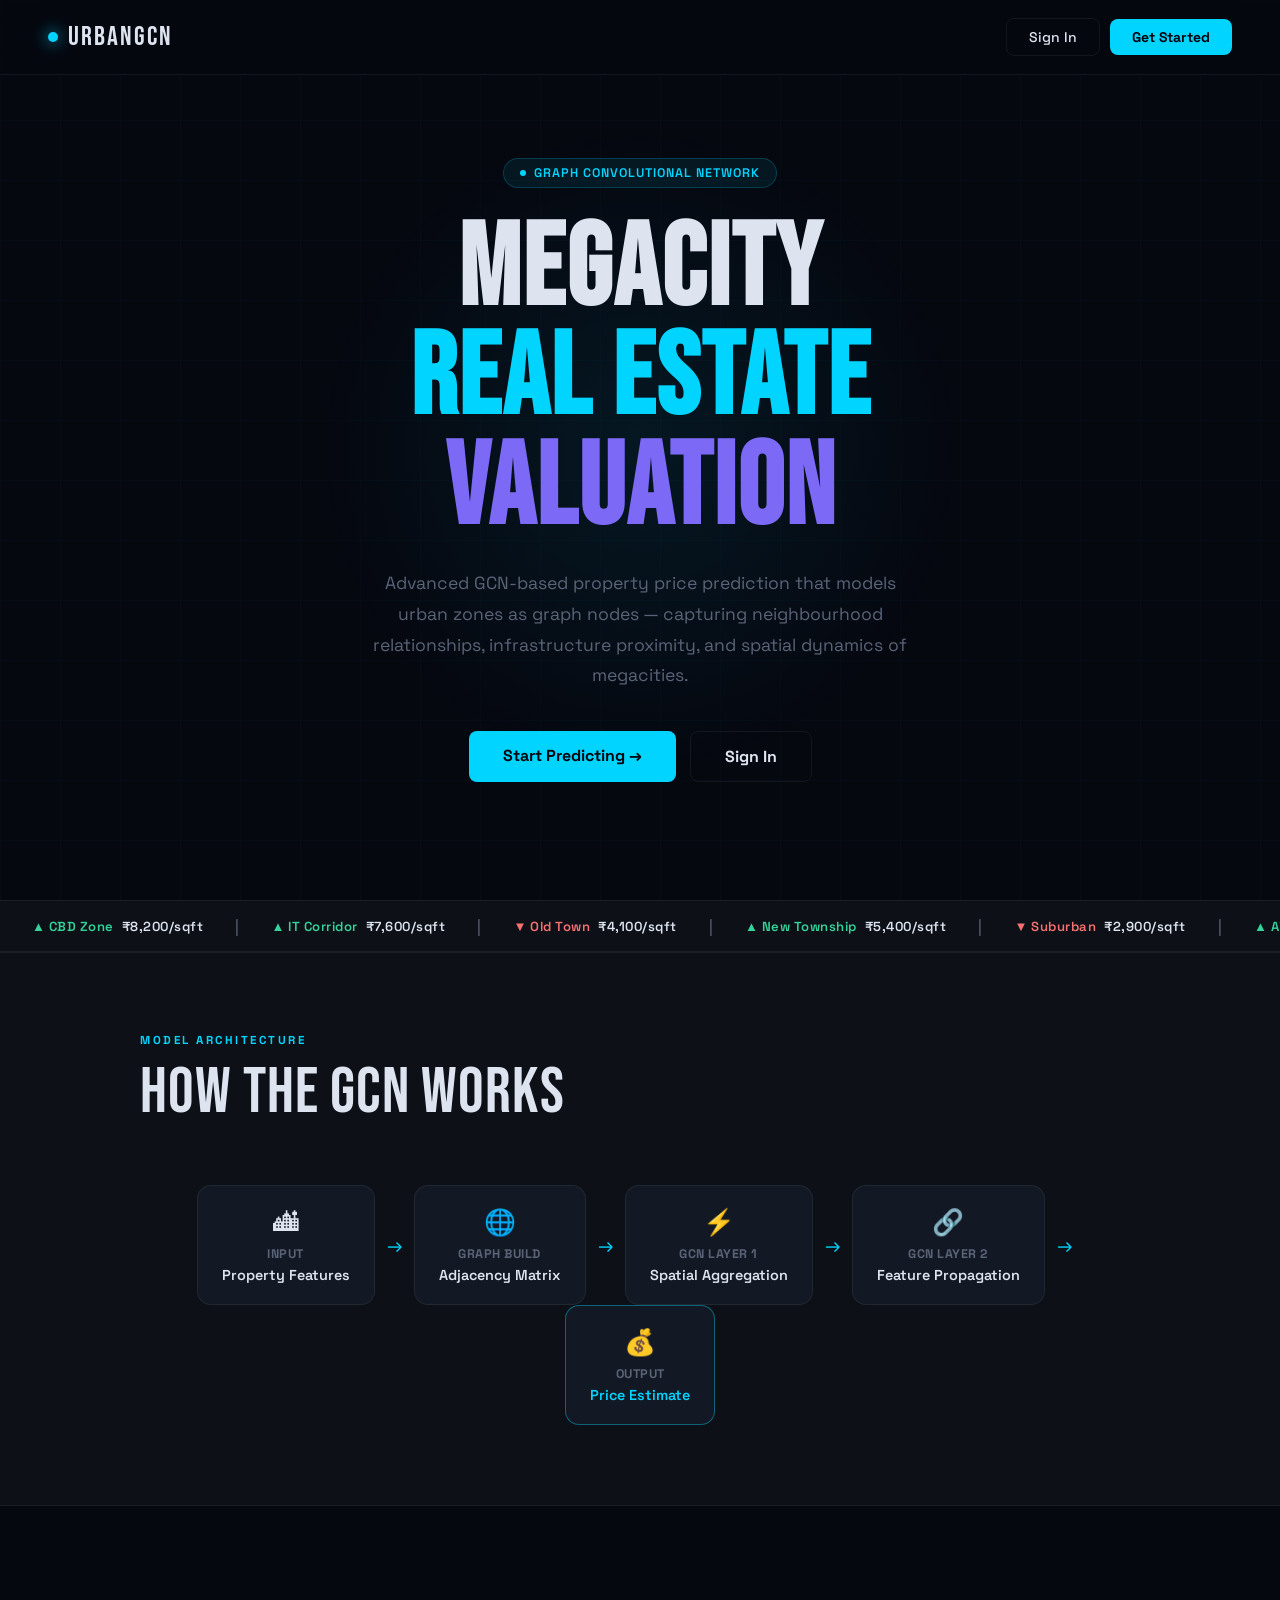
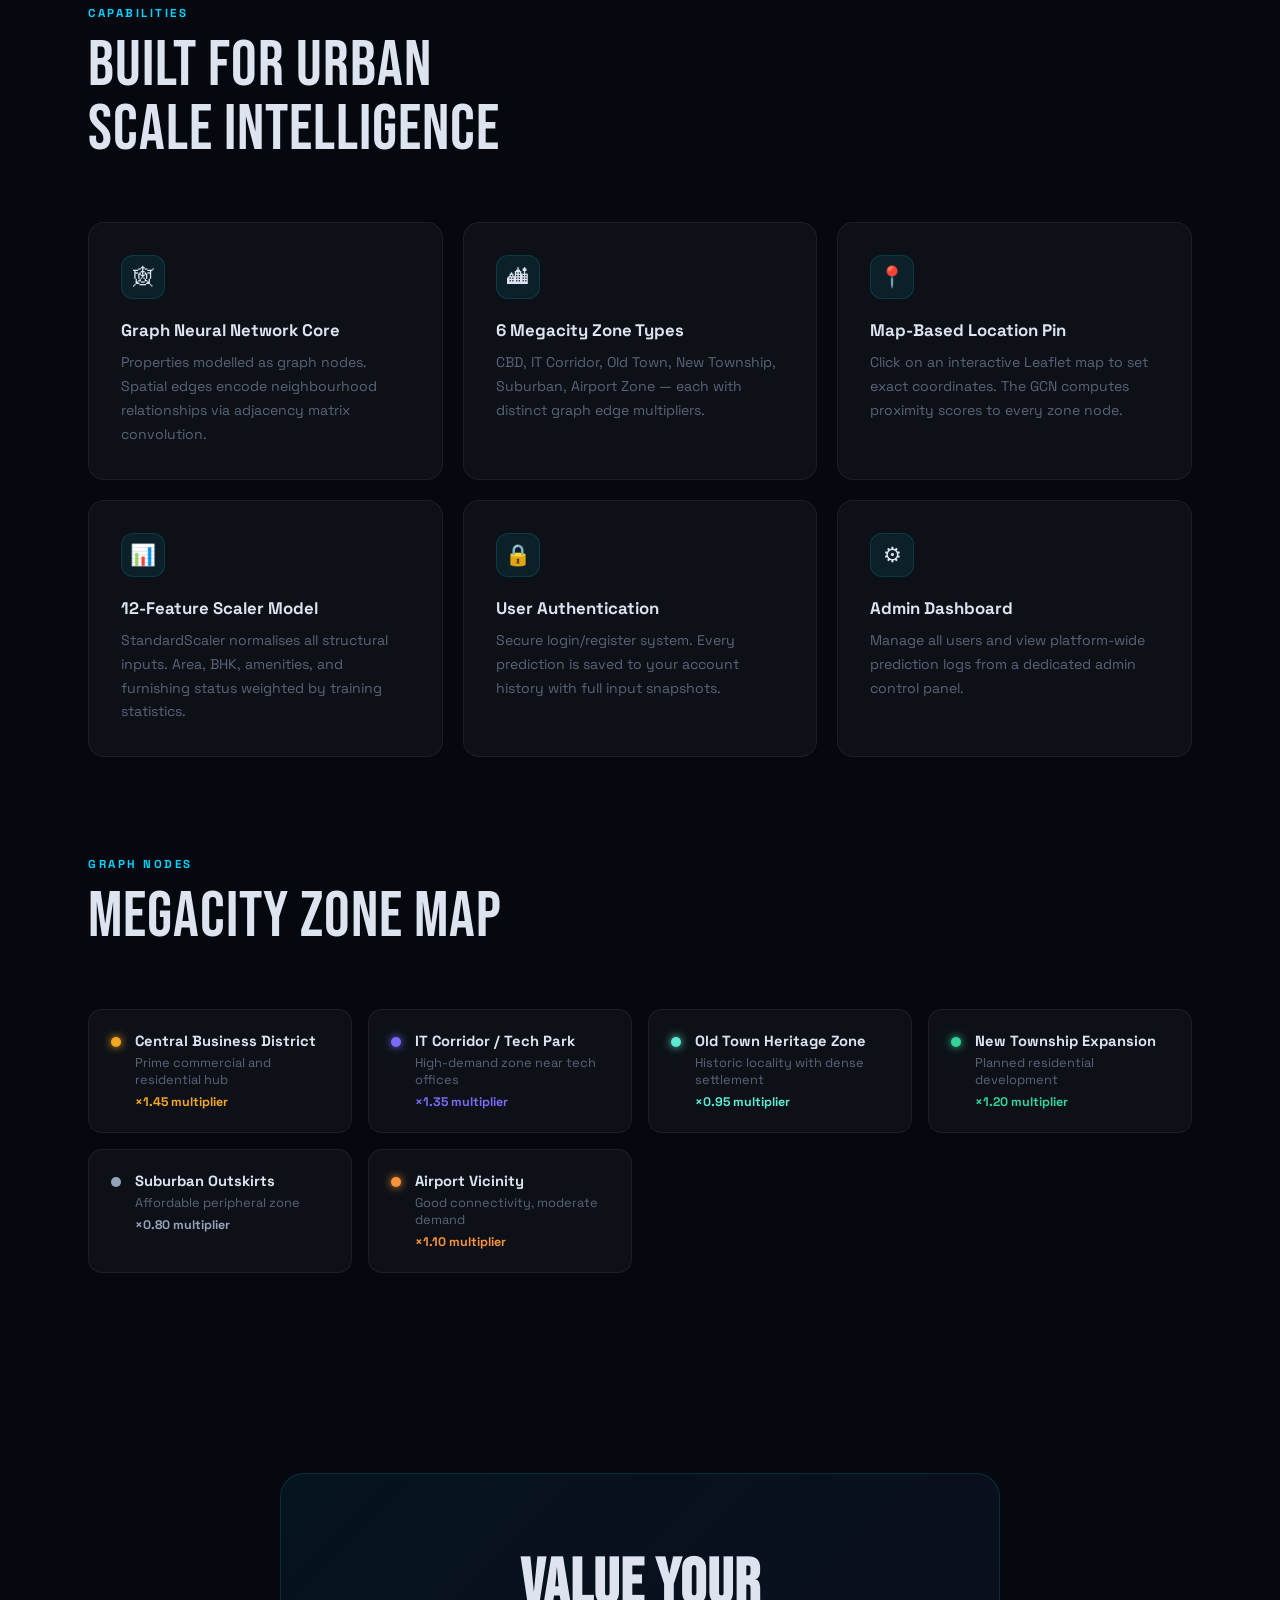
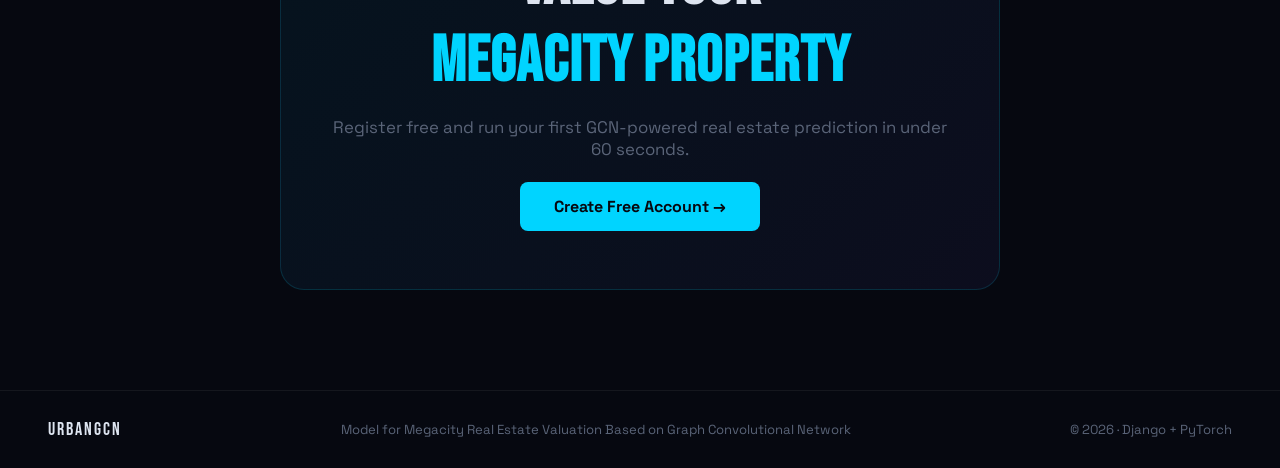
<file: templates/index.html>
<!DOCTYPE html>
<html lang="en">
<head>
  <meta charset="utf-8">
  <meta name="viewport" content="width=device-width, initial-scale=1.0">
  <title>UrbanGCN — Megacity Real Estate Valuation</title>
  <link rel="preconnect" href="https://fonts.googleapis.com">
  <link href="https://fonts.googleapis.com/css2?family=Space+Grotesk:wght@300;400;500;600;700&family=Bebas+Neue&display=swap" rel="stylesheet">
  <style>
    *,*::before,*::after{box-sizing:border-box;margin:0;padding:0}
    :root{
      --bg:#060810;--s1:#0d1117;--s2:#131924;--border:rgba(255,255,255,0.06);
      --accent:#00d4ff;--accent2:#7c6af7;--gold:#f5a623;
      --text:#dde4f0;--muted:#5a6478;
    }
    html{scroll-behavior:smooth}
    body{background:var(--bg);color:var(--text);font-family:'Space Grotesk',sans-serif;overflow-x:hidden}

    /* ── GRID OVERLAY ── */
    body::before{
      content:'';position:fixed;inset:0;
      background-image:
        linear-gradient(rgba(0,212,255,0.025) 1px,transparent 1px),
        linear-gradient(90deg,rgba(0,212,255,0.025) 1px,transparent 1px);
      background-size:60px 60px;pointer-events:none;z-index:0
    }

    /* ── NAV ── */
    nav{
      position:fixed;top:0;width:100%;z-index:100;
      padding:18px 48px;display:flex;align-items:center;justify-content:space-between;
      background:rgba(6,8,16,0.8);backdrop-filter:blur(20px);
      border-bottom:1px solid var(--border)
    }
    .logo{font-family:'Bebas Neue',sans-serif;font-size:1.7rem;letter-spacing:2px;color:var(--text);text-decoration:none;display:flex;align-items:center;gap:10px}
    .logo-ring{width:10px;height:10px;border-radius:50%;background:var(--accent);box-shadow:0 0 16px var(--accent);animation:ring-pulse 2s ease-in-out infinite}
    @keyframes ring-pulse{0%,100%{box-shadow:0 0 8px var(--accent)}50%{box-shadow:0 0 24px var(--accent),0 0 48px rgba(0,212,255,0.3)}}
    .nav-right{display:flex;gap:10px;align-items:center}
    .btn-outline{background:transparent;border:1px solid var(--border);color:var(--text);padding:9px 22px;border-radius:8px;font-size:0.875rem;font-family:'Space Grotesk',sans-serif;text-decoration:none;transition:all .2s;font-weight:500}
    .btn-outline:hover{border-color:var(--accent);color:var(--accent)}
    .btn-fill{background:var(--accent);border:none;color:#060810;padding:9px 22px;border-radius:8px;font-size:0.875rem;font-family:'Space Grotesk',sans-serif;text-decoration:none;transition:all .2s;font-weight:700}
    .btn-fill:hover{background:#00b8d9;transform:translateY(-1px);box-shadow:0 8px 28px rgba(0,212,255,0.35)}

    /* ── HERO ── */
    .hero{min-height:100vh;display:flex;align-items:center;justify-content:center;text-align:center;padding:120px 24px 80px;position:relative}
    .hero-glow{position:absolute;width:700px;height:700px;border-radius:50%;background:radial-gradient(circle,rgba(0,212,255,0.08) 0%,transparent 65%);top:50%;left:50%;transform:translate(-50%,-50%);pointer-events:none}
    .hero-inner{position:relative;z-index:1;max-width:860px}
    .chip{display:inline-flex;align-items:center;gap:8px;background:rgba(0,212,255,0.08);border:1px solid rgba(0,212,255,0.2);color:var(--accent);padding:6px 16px;border-radius:100px;font-size:0.78rem;font-weight:600;letter-spacing:1px;text-transform:uppercase;margin-bottom:28px}
    .chip-dot{width:6px;height:6px;border-radius:50%;background:var(--accent);animation:ring-pulse 2s ease-in-out infinite}
    h1{font-family:'Bebas Neue',sans-serif;font-size:clamp(3.5rem,9vw,7.5rem);line-height:.95;letter-spacing:2px;margin-bottom:24px}
    .cyan{color:var(--accent)}
    .purple{color:var(--accent2)}
    .hero-sub{font-size:1.1rem;color:var(--muted);line-height:1.75;max-width:560px;margin:0 auto 40px}
    .hero-btns{display:flex;gap:14px;justify-content:center;flex-wrap:wrap}
    .btn-lg{padding:14px 34px;font-size:1rem;font-weight:700}

    /* ── TICKER ── */
    .ticker-bar{background:var(--s1);border-top:1px solid var(--border);border-bottom:1px solid var(--border);padding:14px 0;overflow:hidden;white-space:nowrap;position:relative;z-index:1}
    .ticker-inner{display:inline-flex;gap:0;animation:ticker 30s linear infinite}
    @keyframes ticker{from{transform:translateX(0)}to{transform:translateX(-50%)}}
    .ticker-item{display:inline-flex;align-items:center;gap:8px;padding:0 32px;font-size:0.82rem;font-weight:600;letter-spacing:.5px}
    .ticker-up{color:#34d399}.ticker-down{color:#f87171}.ticker-sep{color:var(--muted)}

    /* ── FEATURES ── */
    .section{padding:100px 48px;max-width:1200px;margin:0 auto}
    .section-tag{font-size:0.72rem;letter-spacing:2.5px;text-transform:uppercase;color:var(--accent);font-weight:700;margin-bottom:14px}
    .section-h{font-family:'Bebas Neue',sans-serif;font-size:clamp(2.5rem,5vw,4rem);letter-spacing:1px;line-height:1;margin-bottom:60px}
    .features-grid{display:grid;grid-template-columns:repeat(auto-fit,minmax(270px,1fr));gap:20px}
    .feat-card{background:var(--s1);border:1px solid var(--border);border-radius:16px;padding:32px;transition:all .3s}
    .feat-card:hover{border-color:rgba(0,212,255,0.25);transform:translateY(-4px);box-shadow:0 20px 50px rgba(0,0,0,0.4)}
    .feat-icon{width:44px;height:44px;border-radius:12px;background:rgba(0,212,255,0.08);border:1px solid rgba(0,212,255,0.15);display:flex;align-items:center;justify-content:center;font-size:1.3rem;margin-bottom:20px}
    .feat-card h3{font-size:1.05rem;font-weight:700;margin-bottom:10px}
    .feat-card p{color:var(--muted);font-size:0.88rem;line-height:1.7}

    /* ── ARCHITECTURE DIAGRAM ── */
    .arch-section{padding:80px 48px;background:var(--s1);border-top:1px solid var(--border);border-bottom:1px solid var(--border)}
    .arch-inner{max-width:1000px;margin:0 auto}
    .arch-flow{display:flex;align-items:center;justify-content:center;gap:0;flex-wrap:wrap;margin-top:48px}
    .arch-node{background:var(--s2);border:1px solid var(--border);border-radius:14px;padding:20px 24px;text-align:center;min-width:140px}
    .arch-node .node-icon{font-size:1.6rem;margin-bottom:8px}
    .arch-node .node-label{font-size:0.78rem;font-weight:700;letter-spacing:.5px;text-transform:uppercase;color:var(--muted)}
    .arch-node .node-title{font-size:0.9rem;font-weight:600;margin-top:4px}
    .arch-arrow{color:var(--accent);font-size:1.2rem;padding:0 12px}

    /* ── ZONES ── */
    .zones-grid{display:grid;grid-template-columns:repeat(auto-fit,minmax(240px,1fr));gap:16px;margin-top:48px}
    .zone-card{background:var(--s1);border:1px solid var(--border);border-radius:14px;padding:22px;display:flex;gap:14px;align-items:flex-start}
    .zone-dot{width:10px;height:10px;border-radius:50%;flex-shrink:0;margin-top:5px}
    .zone-card h4{font-size:0.92rem;font-weight:700;margin-bottom:4px}
    .zone-card p{font-size:0.8rem;color:var(--muted)}
    .zone-mult{font-size:0.78rem;font-weight:700;margin-top:6px}

    /* ── CTA ── */
    .cta-section{padding:100px 48px;text-align:center}
    .cta-box{max-width:720px;margin:0 auto;background:linear-gradient(135deg,rgba(0,212,255,0.06),rgba(124,106,247,0.06));border:1px solid rgba(0,212,255,0.15);border-radius:24px;padding:72px 40px}
    .cta-box h2{font-family:'Bebas Neue',sans-serif;font-size:clamp(2.5rem,5vw,4rem);letter-spacing:1px;margin-bottom:16px}
    .cta-box p{color:var(--muted);margin-bottom:36px;font-size:1.05rem}

    footer{border-top:1px solid var(--border);padding:28px 48px;display:flex;justify-content:space-between;align-items:center;color:var(--muted);font-size:0.82rem;flex-wrap:wrap;gap:12px}
    footer .foot-logo{font-family:'Bebas Neue',sans-serif;font-size:1.1rem;letter-spacing:2px;color:var(--text)}
  </style>
</head>
<body>

<nav>
  <a href="/" class="logo"><div class="logo-ring"></div> UrbanGCN</a>
  <div class="nav-right">
    <a href="/login/" class="btn-outline">Sign In</a>
    <a href="/register/" class="btn-fill">Get Started</a>
  </div>
</nav>

<!-- HERO -->
<section class="hero">
  <div class="hero-glow"></div>
  <div class="hero-inner">
    <div class="chip"><div class="chip-dot"></div> Graph Convolutional Network</div>
    <h1>Megacity<br><span class="cyan">Real Estate</span><br><span class="purple">Valuation</span></h1>
    <p class="hero-sub">Advanced GCN-based property price prediction that models urban zones as graph nodes — capturing neighbourhood relationships, infrastructure proximity, and spatial dynamics of megacities.</p>
    <div class="hero-btns">
      <a href="/register/" class="btn-fill btn-lg">Start Predicting →</a>
      <a href="/login/" class="btn-outline btn-lg">Sign In</a>
    </div>
  </div>
</section>

<!-- TICKER -->
<div class="ticker-bar">
  <div class="ticker-inner">
    <span class="ticker-item"><span class="ticker-up">▲ CBD Zone</span> ₹8,200/sqft</span>
    <span class="ticker-sep">|</span>
    <span class="ticker-item"><span class="ticker-up">▲ IT Corridor</span> ₹7,600/sqft</span>
    <span class="ticker-sep">|</span>
    <span class="ticker-item"><span class="ticker-down">▼ Old Town</span> ₹4,100/sqft</span>
    <span class="ticker-sep">|</span>
    <span class="ticker-item"><span class="ticker-up">▲ New Township</span> ₹5,400/sqft</span>
    <span class="ticker-sep">|</span>
    <span class="ticker-item"><span class="ticker-down">▼ Suburban</span> ₹2,900/sqft</span>
    <span class="ticker-sep">|</span>
    <span class="ticker-item"><span class="ticker-up">▲ Airport Zone</span> ₹4,800/sqft</span>
    <span class="ticker-sep">|</span>
    <!-- repeat for seamless loop -->
    <span class="ticker-item"><span class="ticker-up">▲ CBD Zone</span> ₹8,200/sqft</span>
    <span class="ticker-sep">|</span>
    <span class="ticker-item"><span class="ticker-up">▲ IT Corridor</span> ₹7,600/sqft</span>
    <span class="ticker-sep">|</span>
    <span class="ticker-item"><span class="ticker-down">▼ Old Town</span> ₹4,100/sqft</span>
    <span class="ticker-sep">|</span>
    <span class="ticker-item"><span class="ticker-up">▲ New Township</span> ₹5,400/sqft</span>
    <span class="ticker-sep">|</span>
    <span class="ticker-item"><span class="ticker-down">▼ Suburban</span> ₹2,900/sqft</span>
    <span class="ticker-sep">|</span>
    <span class="ticker-item"><span class="ticker-up">▲ Airport Zone</span> ₹4,800/sqft</span>
  </div>
</div>

<!-- HOW IT WORKS - ARCH -->
<div class="arch-section">
  <div class="arch-inner">
    <div class="section-tag">Model Architecture</div>
    <div class="section-h">How the GCN Works</div>
    <div class="arch-flow">
      <div class="arch-node"><div class="node-icon">🏙</div><div class="node-label">Input</div><div class="node-title">Property Features</div></div>
      <div class="arch-arrow">→</div>
      <div class="arch-node"><div class="node-icon">🌐</div><div class="node-label">Graph Build</div><div class="node-title">Adjacency Matrix</div></div>
      <div class="arch-arrow">→</div>
      <div class="arch-node"><div class="node-icon">⚡</div><div class="node-label">GCN Layer 1</div><div class="node-title">Spatial Aggregation</div></div>
      <div class="arch-arrow">→</div>
      <div class="arch-node"><div class="node-icon">🔗</div><div class="node-label">GCN Layer 2</div><div class="node-title">Feature Propagation</div></div>
      <div class="arch-arrow">→</div>
      <div class="arch-node" style="border-color:rgba(0,212,255,0.4)"><div class="node-icon">💰</div><div class="node-label">Output</div><div class="node-title" style="color:var(--accent)">Price Estimate</div></div>
    </div>
  </div>
</div>

<!-- FEATURES -->
<div class="section">
  <div class="section-tag">Capabilities</div>
  <div class="section-h">Built for Urban<br>Scale Intelligence</div>
  <div class="features-grid">
    <div class="feat-card">
      <div class="feat-icon">🕸</div>
      <h3>Graph Neural Network Core</h3>
      <p>Properties modelled as graph nodes. Spatial edges encode neighbourhood relationships via adjacency matrix convolution.</p>
    </div>
    <div class="feat-card">
      <div class="feat-icon">🏙</div>
      <h3>6 Megacity Zone Types</h3>
      <p>CBD, IT Corridor, Old Town, New Township, Suburban, Airport Zone — each with distinct graph edge multipliers.</p>
    </div>
    <div class="feat-card">
      <div class="feat-icon">📍</div>
      <h3>Map-Based Location Pin</h3>
      <p>Click on an interactive Leaflet map to set exact coordinates. The GCN computes proximity scores to every zone node.</p>
    </div>
    <div class="feat-card">
      <div class="feat-icon">📊</div>
      <h3>12-Feature Scaler Model</h3>
      <p>StandardScaler normalises all structural inputs. Area, BHK, amenities, and furnishing status weighted by training statistics.</p>
    </div>
    <div class="feat-card">
      <div class="feat-icon">🔒</div>
      <h3>User Authentication</h3>
      <p>Secure login/register system. Every prediction is saved to your account history with full input snapshots.</p>
    </div>
    <div class="feat-card">
      <div class="feat-icon">⚙</div>
      <h3>Admin Dashboard</h3>
      <p>Manage all users and view platform-wide prediction logs from a dedicated admin control panel.</p>
    </div>
  </div>
</div>

<!-- ZONES -->
<div class="section" style="padding-top:0">
  <div class="section-tag">Graph Nodes</div>
  <div class="section-h">Megacity Zone Map</div>
  <div class="zones-grid">
    <div class="zone-card"><div class="zone-dot" style="background:#f5a623;box-shadow:0 0 8px #f5a623"></div><div><h4>Central Business District</h4><p>Prime commercial and residential hub</p><div class="zone-mult" style="color:#f5a623">×1.45 multiplier</div></div></div>
    <div class="zone-card"><div class="zone-dot" style="background:#7c6af7;box-shadow:0 0 8px #7c6af7"></div><div><h4>IT Corridor / Tech Park</h4><p>High-demand zone near tech offices</p><div class="zone-mult" style="color:#7c6af7">×1.35 multiplier</div></div></div>
    <div class="zone-card"><div class="zone-dot" style="background:#5eead4;box-shadow:0 0 8px #5eead4"></div><div><h4>Old Town Heritage Zone</h4><p>Historic locality with dense settlement</p><div class="zone-mult" style="color:#5eead4">×0.95 multiplier</div></div></div>
    <div class="zone-card"><div class="zone-dot" style="background:#34d399;box-shadow:0 0 8px #34d399"></div><div><h4>New Township Expansion</h4><p>Planned residential development</p><div class="zone-mult" style="color:#34d399">×1.20 multiplier</div></div></div>
    <div class="zone-card"><div class="zone-dot" style="background:#94a3b8"></div><div><h4>Suburban Outskirts</h4><p>Affordable peripheral zone</p><div class="zone-mult" style="color:#94a3b8">×0.80 multiplier</div></div></div>
    <div class="zone-card"><div class="zone-dot" style="background:#fb923c;box-shadow:0 0 8px #fb923c"></div><div><h4>Airport Vicinity</h4><p>Good connectivity, moderate demand</p><div class="zone-mult" style="color:#fb923c">×1.10 multiplier</div></div></div>
  </div>
</div>

<!-- CTA -->
<div class="cta-section">
  <div class="cta-box">
    <h2>Value Your<br><span class="cyan">Megacity Property</span></h2>
    <p>Register free and run your first GCN-powered real estate prediction in under 60 seconds.</p>
    <a href="/register/" class="btn-fill btn-lg">Create Free Account →</a>
  </div>
</div>

<footer>
  <div class="foot-logo">UrbanGCN</div>
  <div>Model for Megacity Real Estate Valuation Based on Graph Convolutional Network</div>
  <div>© 2026 · Django + PyTorch</div>
</footer>

</body>
</html>
</file>
